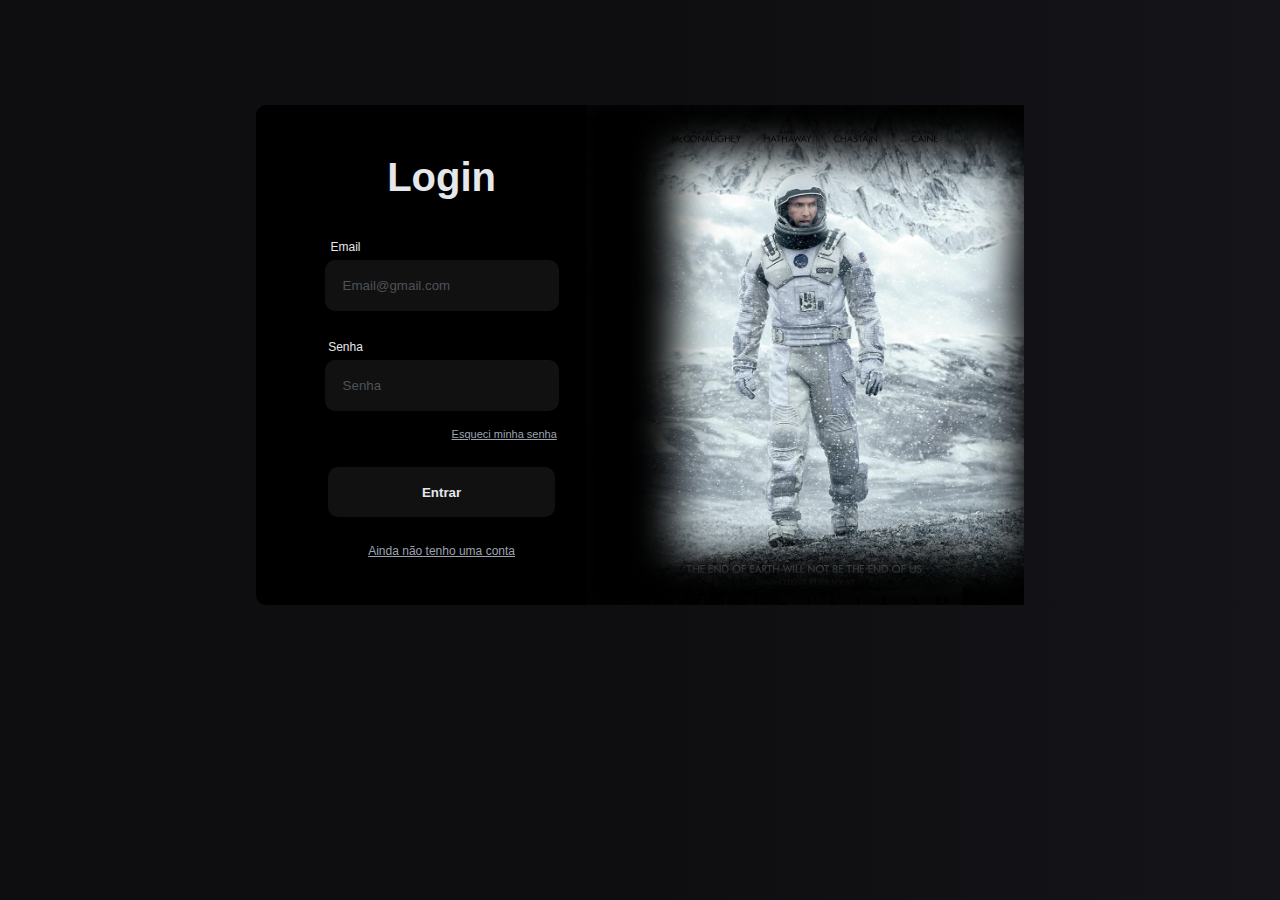
<file: index.html>
<!DOCTYPE html>
<html lang="en">
    <head>
        <meta charset="UTF-8">
        <meta name="viewport" content="width=device-width, initial-scale=1.0">
        <link rel="stylesheet" href="login/style.css">
        <title>Login</title>
    </head>
    <body>

        <main>

            <section>
                <h1>Login</h1>

                <div class="email">
                    <label for>Email</label>
                    <input type="text" id="email" placeholder="Email@gmail.com">
                </div>

                <div class="senha">
                    <label for>Senha</label>
                    <input type="password" id="senha"
                        placeholder="Senha">
                </div>

                <a href class="esquecisenha">Esqueci minha senha</a>

                <a href="TabeladeFilmes/homeFilmes.html"><button><b>Entrar</b></button></a>

                <a href class="semconta">Ainda não tenho uma conta</a>

            </section>

            <div class="imagem">
                
            </div>
        </main>

    </body>
</html>
</file>
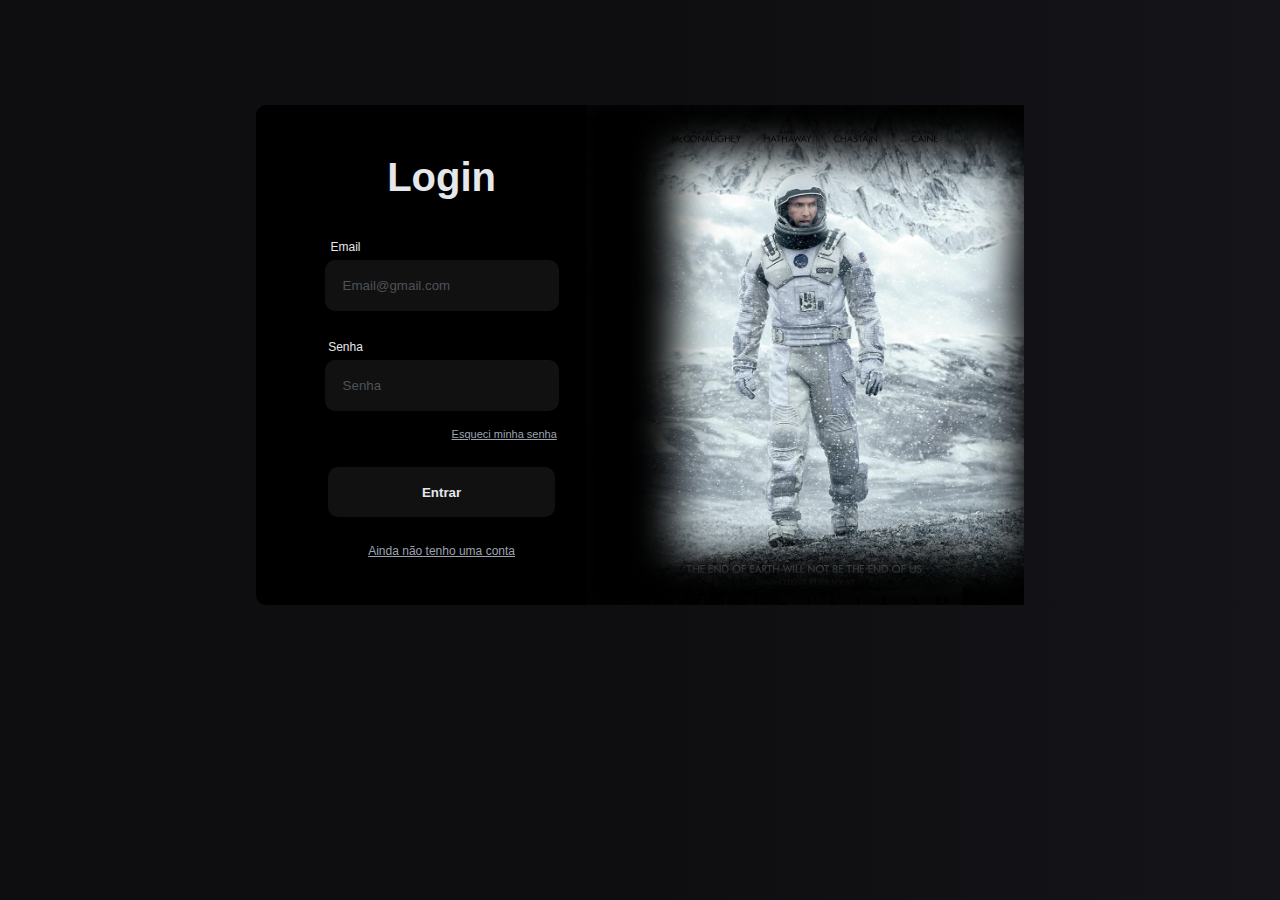
<file: login/login.html>
<!DOCTYPE html>
<html lang="en">
    <head>
        <meta charset="UTF-8">
        <meta name="viewport" content="width=device-width, initial-scale=1.0">
        <link rel="stylesheet" href="style.css">
        <title>Login</title>
    </head>
    <body>

        <main>

            <section>
                <h1>Login</h1>

                <div class="email">
                    <label for>Email</label>
                    <input type="text" id="email" placeholder="Email@gmail.com">
                </div>

                <div class="senha">
                    <label for>Senha</label>
                    <input type="password" id="senha"
                        placeholder="Senha">
                </div>

                <a href class="esquecisenha">Esqueci minha senha</a>

                <a href="/Tabela de Filmes/homeFilmes.html"><button><b>Entrar</b></button></a>

                <a href class="semconta">Ainda não tenho uma conta</a>

            </section>

            <div class="imagem">
                
            </div>
        </main>

    </body>
</html>
</file>
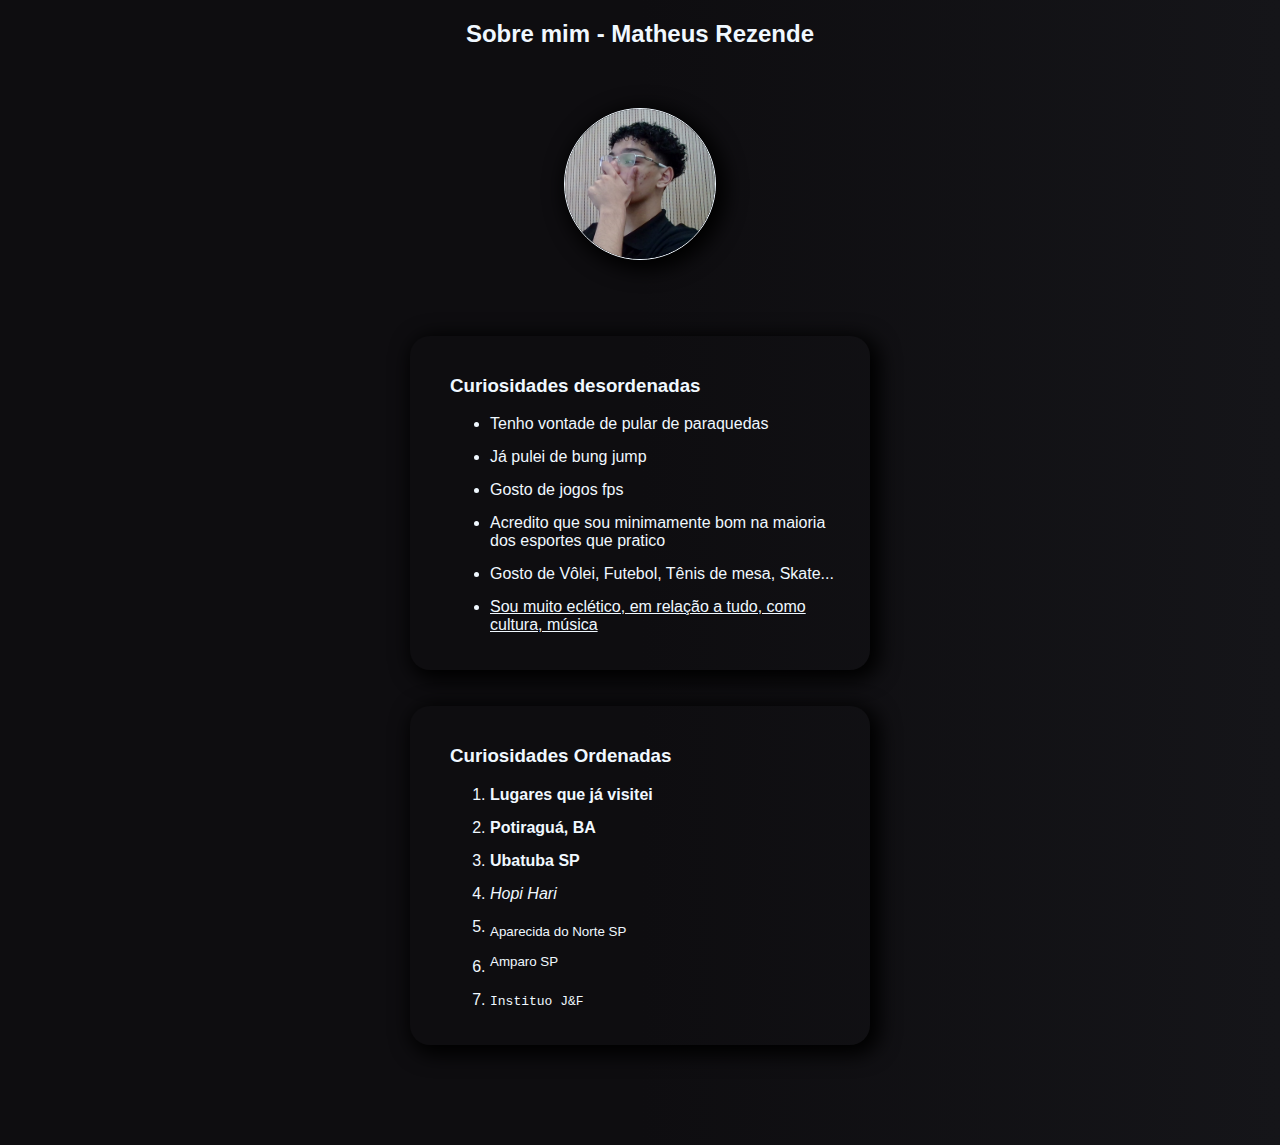
<file: ProjetoTesteCarlos/sobreMim.html>
<!DOCTYPE html>
<html lang="en">
    <head>
        <meta charset="UTF-8">
        <meta name="viewport" content="width=device-width, initial-scale=1.0">
        <link rel="stylesheet" href="style.css">
        <link rel="shortcut icon" href="./Imagens/jogar.png"
            type="image/x-icon">
        <title>Sobre mim</title>
    </head>
    <body>
        <h2>Sobre mim - Matheus Rezende</h2>

        <section>
            <img src="img/Vaiessamesmo.jpg">
            <br>
            <br>

            <div id="lista">
                <h3>Curiosidades desordenadas</h3>
                <ul>
                    <li>
                        Tenho vontade de pular de paraquedas
                    </li>
                    <li>Já pulei de bung jump</li>
                    <li>Gosto de jogos fps</li>
                    <li>Acredito que sou minimamente bom na maioria dos esportes que
                        pratico</li>
                    <li>Gosto de Vôlei, Futebol, Tênis de mesa, Skate...</li>
                    <li><u>Sou muito eclético, em relação a tudo, como
                            cultura, música</u></li>
                </ul>
            </div>

            <br>
            <br>

            <div id="lista">
                <h3>Curiosidades Ordenadas</h3>
                <ol>
                    <li><strong>Lugares que já visitei</strong></li>
                    <li><strong>Potiraguá, BA</strong></li>
                    <li><b>Ubatuba SP</b></li>
                    <li><i>Hopi Hari</i></li>
                    <li><sub>Aparecida do Norte SP</sub></li>
                    <li><sup>Amparo SP</sup></li>
                    <li><code>Instituo J&F</code></li>
                </ol>
            </div>

        </section>

    </body>
</html>
</file>
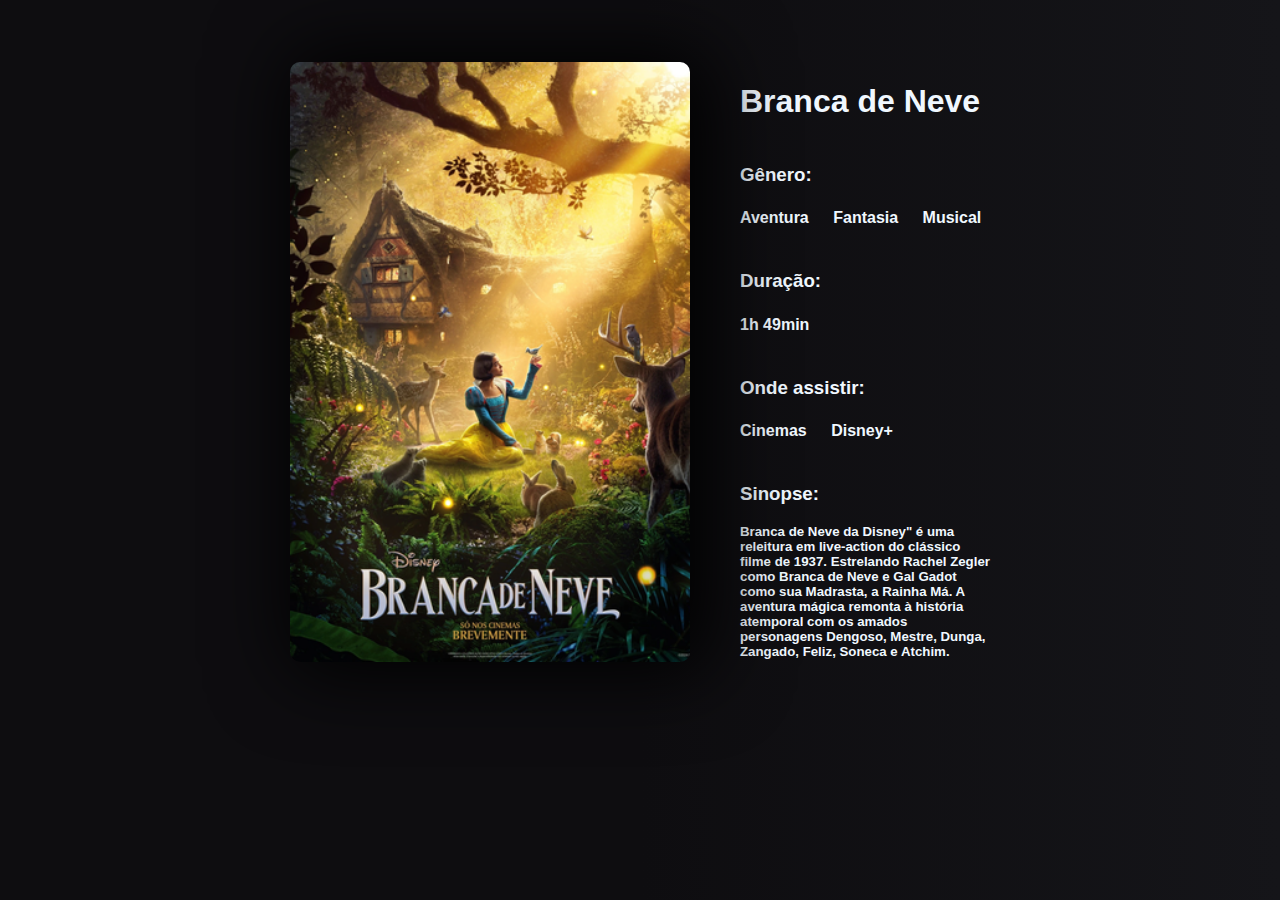
<file: Tabela de Filmes/branca.html>
<!DOCTYPE html>
<html lang="en">
    <head>
        <meta charset="UTF-8">
        <meta name="viewport" content="width=device-width, initial-scale=1.0">
        <link rel="stylesheet" href="style.css">
        <link rel="shortcut icon" href="./Imagens/jogar.png"
            type="image/x-icon">
        <title>Branca de Neve</title>
    </head>
    <body>

        <article>

            <div id="divimg">

                <a href="https://www.imdb.com/pt/title/tt6208148/"
                    target="_blank">

                    <img id="imgd"
                        src="./Imagens/./posterbranca.jpg" alt="Branca de Neve"
                        width="400px" height="600px">

                </a>

                <a href="https://www.imdb.com/pt/title/tt6208148/"
                    target="_blank">

                    <img id="imdb" src="./Imagens/imdb-icon.png"
                        alt="Imdb">

                </a>

            </div>

            <div id="descricao">
                <h1>Branca de Neve</h1>

                <h3>Gênero: <h4 id="espaco">Aventura Fantasia Musical</h4></h3>

                <h3>Duração: <h4>1h 49min</h4></h3>

                <h3>Onde assistir: <h4 id="espaco">Cinemas Disney+</h4> </h3>

                <h3>Sinopse: <h5>Branca de Neve da Disney" é uma releitura em
                        live-action do clássico filme de 1937. Estrelando Rachel
                        Zegler como Branca de Neve e Gal Gadot como sua
                        Madrasta, a Rainha Má. A aventura mágica remonta à
                        história atemporal com os amados personagens Dengoso,
                        Mestre, Dunga, Zangado, Feliz, Soneca e
                        Atchim.</h5></h3>

            </div>

        </article>

    </body>
</html>
</file>
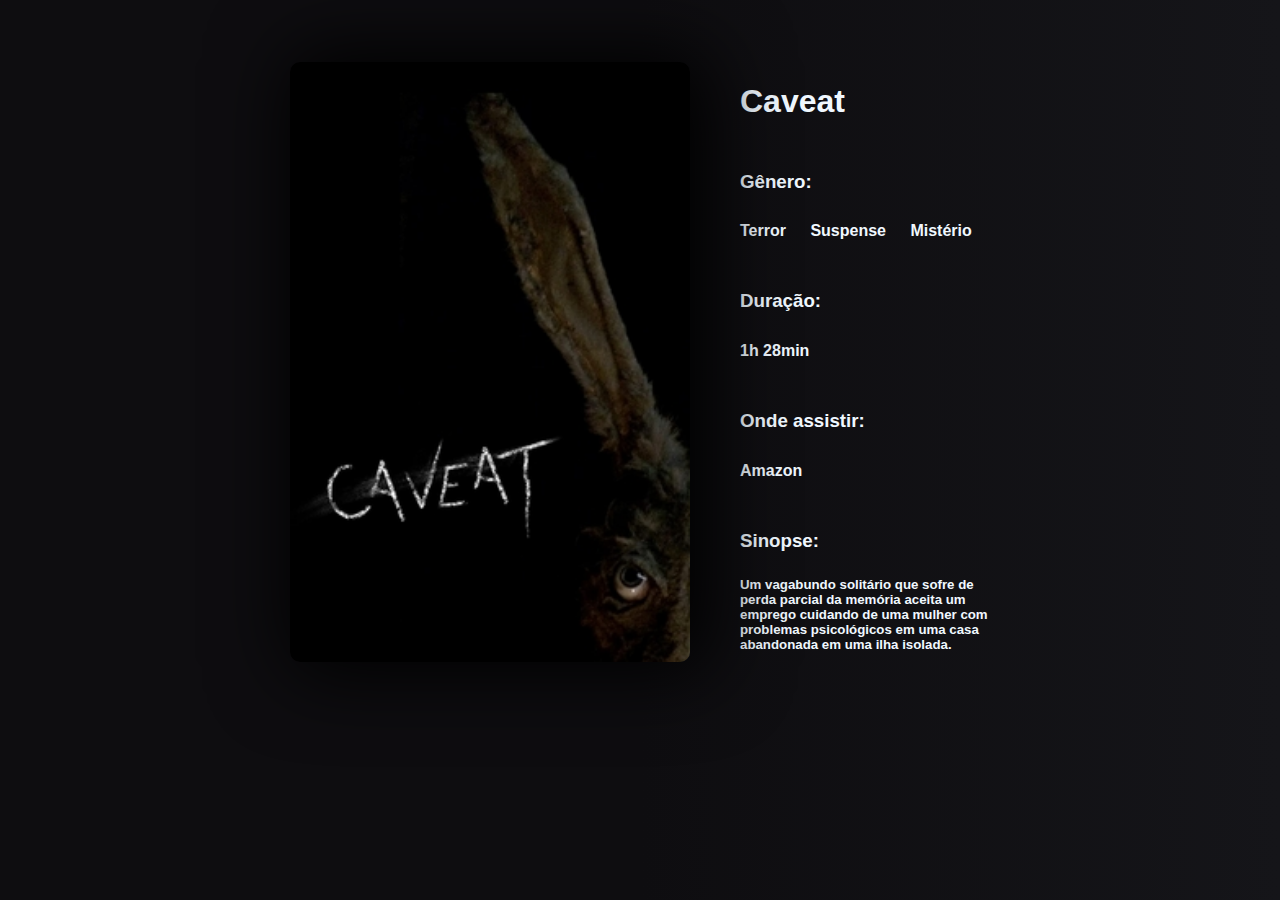
<file: Tabela de Filmes/caveat.html>
<!DOCTYPE html>
<html lang="en">
    <head>
        <meta charset="UTF-8">
        <meta name="viewport" content="width=device-width, initial-scale=1.0">
        <link rel="stylesheet" href="style.css">
        <link rel="shortcut icon" href="./Imagens/jogar.png"
            type="image/x-icon">
        <title>Caveat</title>
    </head>
    <body>

        <article>

            <div id="divimg">

                <a href="https://www.imdb.com/pt/title/tt7917178/"
                    target="_blank">

                    <img id="imgd"
                        src="./Imagens/./postercaveat.jpg" alt="Caveat"
                        width="400px" height="600px">
                </a>

                <a href="https://www.imdb.com/pt/title/tt7917178/"
                    target="_blank">

                    <img id="imdb" src="./Imagens/imdb-icon.png"
                        alt="Imdb">
                </a>

            </div>

            <div id="descricao">
                <h1>Caveat</h1>

                <h3>Gênero: <h4 id="espaco">Terror Suspense Mistério</h4></h3>

                <h3>Duração: <h4>1h 28min</h4></h3>

                <h3>Onde assistir: <h4 id="espaco">Amazon </h4> </h3>

                <h3>Sinopse: <h5>Um vagabundo solitário que sofre de perda
                        parcial da memória aceita um emprego cuidando de uma
                        mulher com problemas psicológicos em uma casa abandonada
                        em uma ilha isolada.</h5></h3>

            </div>

        </article>

    </body>
</html>
</file>
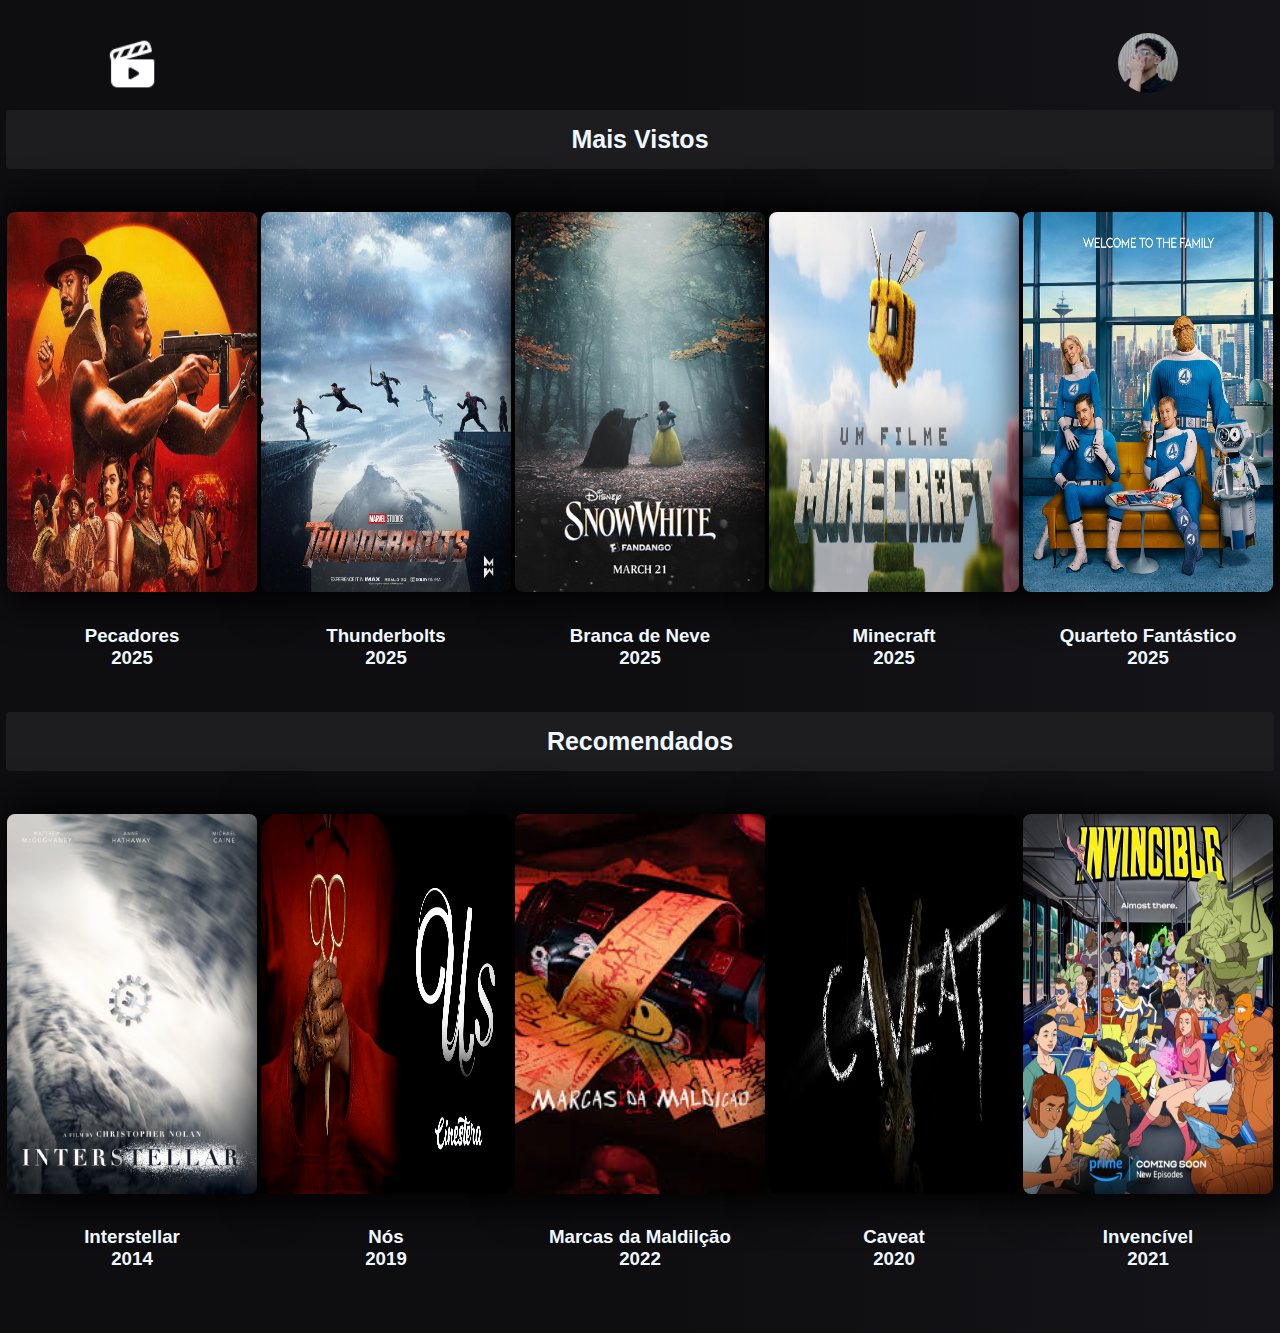
<file: Tabela de Filmes/homeFilmes.html>
<!DOCTYPE html>
<html lang="en">
    <head>
        <meta charset="UTF-8">
        <meta name="viewport" content="width=device-width, initial-scale=1.0">
        <link rel="stylesheet" href="style.css">
        <link rel="shortcut icon" href="./Imagens/jogar.png"
            type="image/x-icon">

        <title>RezendeFlix</title>
    </head>
    <body>

        <section>

            <table border="0" width="95%">

                <tr>
                    <td>
                        <img id="icone"
                            src="./Imagens/icons8-clapperboard-48.png"
                            width="56px" style="margin-top: 2px;">
                    </td>
                    <td></td>
                    <td></td>
                    <td></td>
                    <td><a href="/ProjetoTesteCarlos/sobreMim.html"><img src="Imagens/Vaiessamesmo.jpg" alt="" id="imagemLogin"></a></td>
                </tr>

                <tr>
                    <th colspan="5">
                        Mais Vistos
                    </th>

                </tr>

                <tr>

                    <td>

                        <a href="./pecadore.html">

                            <img id="imgmain"
                                src="./Imagens/pecadores.jpg" width="250px"
                                height="190px" alt="Pecadores">
                        </a>

                        <h3>Pecadores <br> 2025</h3>

                    </td>

                    <td>
                        <a href="./thunder.html">

                            <img id="imgmain"
                                src="./Imagens/thunderbolts.webp" width="250px"
                                height="190px" alt="Thunderbolts">
                        </a>

                        <h3>Thunderbolts <br> 2025</h3>

                    </td>

                    <td>

                        <a href="./branca.html">

                            <img id="imgmain"
                                src="./Imagens/brancadeneve.jpg" width="250px"
                                height="190px" alt="Branca de Neve">
                        </a>

                        <h3>Branca de Neve <br> 2025</h3>

                    </td>

                    <td>

                        <a href="./mine.html">
                            
                            <img id="imgmain"
                                src="./Imagens/minecraft.jpg" width="250px"
                                height="190px" alt="Minecraft">
                        </a>

                        <h3>Minecraft <br> 2025</h3>

                    </td>

                    <td>

                        <a href="./quart.html">

                            <img id="imgmain"
                                src="./Imagens/quarteto.png" width="250px"
                                height="190px" alt="Quarteto Fantástico">
                        </a>

                        <h3>Quarteto Fantástico <br> 2025</h3>

                    </td>

                </tr>

                <tr>
                    <th colspan="5">
                        Recomendados
                    </th>

                </tr>

                <tr>
                    <td>
                        <a href="./interes.html">

                            <img id="imgmain"
                                src="./Imagens/interstellar.jpg" width="250px"
                                height="190px" alt="Interstellar">
                        </a>

                        <h3>Interstellar <br> 2014</h3>

                    </td>

                    <td>
                        <a href="./nos.html">

                            <img id="imgmain"
                                src="./Imagens/nos.webp" width="250px"
                                height="190px" alt="Nós">
                        </a>

                        <h3>Nós <br> 2019</h3>

                    </td>

                    <td>
                        <a href="./marcas.html">

                            <img id="imgmain"
                                src="./Imagens/marcar.jpg" width="250px"
                                height="190px" alt="Marcas da Maldilção">
                        </a>

                        <h3>Marcas da Maldilção <br> 2022</h3>

                    </td>

                    <td>
                        <a href="./caveat.html">

                            <img id="imgmain"
                                src="./Imagens/caveat.webp" width="250px"
                                height="190px" alt="Caveat">
                        </a>

                        <h3>Caveat <br> 2020</h3>

                    </td>

                    <td>
                        <a href="./inven.html">

                            <img id="imgmain"
                                src="./Imagens/invencivel.jpg" width="250px"
                                height="190px" alt="Invencível">

                        </a>

                        <h3>Invencível <br> 2021</h3>

                    </td>
                </tr>
            </table>

        </section>

    </body>
</html>
</file>
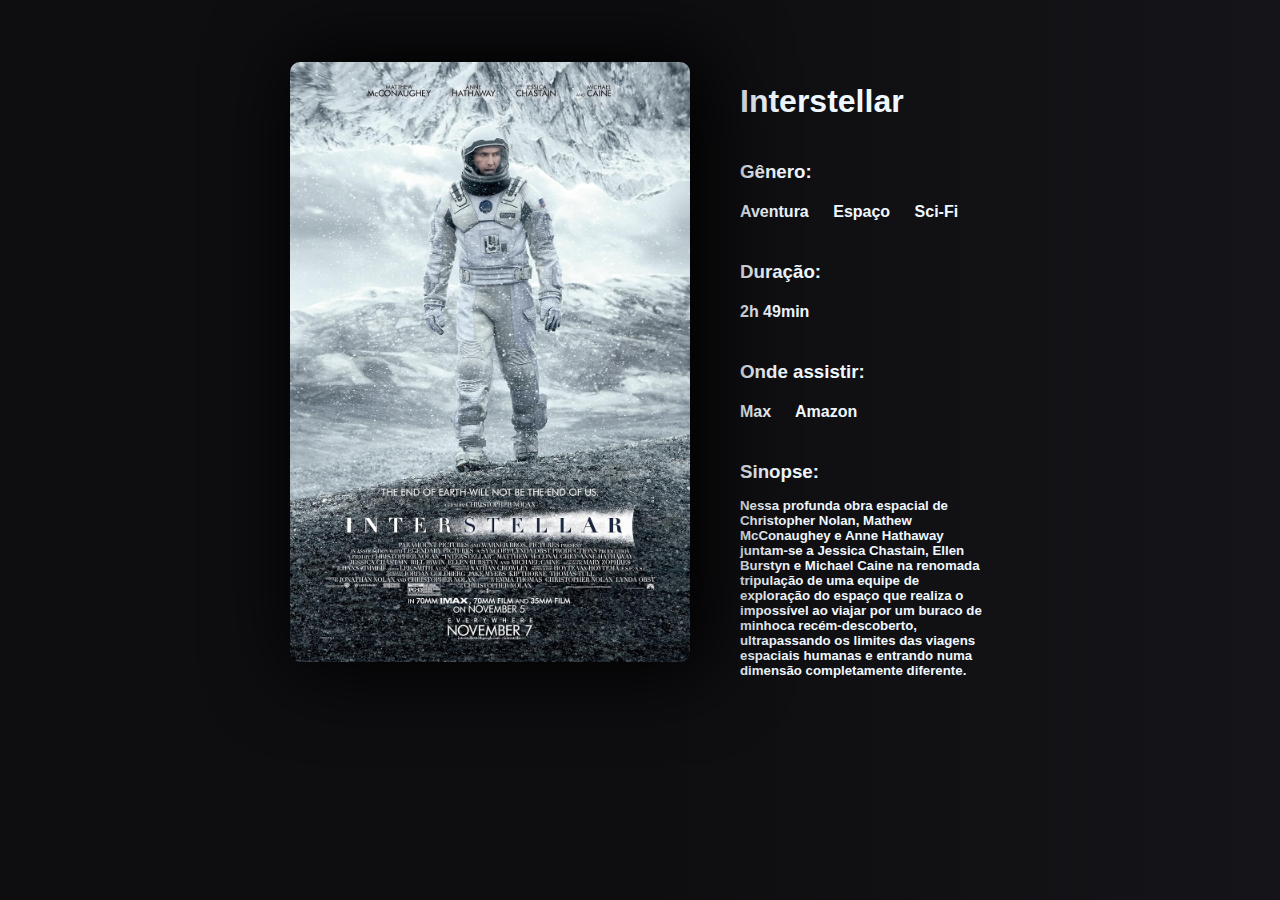
<file: Tabela de Filmes/interes.html>
<!DOCTYPE html>
<html lang="en">
    <head>
        <meta charset="UTF-8">
        <meta name="viewport" content="width=device-width, initial-scale=1.0">
        <link rel="stylesheet" href="style.css">
        <link rel="shortcut icon" href="./Imagens/jogar.png"
            type="image/x-icon">
        <title>Interstellar</title>
    </head>
    <body>

        <article>

            <div id="divimg">

                <a href="https://www.imdb.com/pt/title/tt0816692/?ref_=fn_all_ttl_1"
                    target="_blank">

                    <img id="imgd"
                        src="./Imagens/./posterinters.jpg" alt="Interstellar"
                        width="400px" height="600px">
                </a>

                <a href="https://www.imdb.com/pt/title/tt0816692/?ref_=
                    fn_all_ttl_1"
                    target="_blank">

                    <img id="imdb" src="./Imagens/imdb-icon.png"
                        alt="Imdb">
                </a>

            </div>

            <div id="descricao">
                <h1>Interstellar</h1>

                <h3>Gênero: <h4 id="espaco">Aventura Espaço Sci-Fi</h4></h3>

                <h3>Duração: <h4>2h 49min</h4></h3>

                <h3>Onde assistir: <h4 id="espaco">Max Amazon</h4> </h3>

                <h3>Sinopse: <h5>Nessa profunda obra espacial de Christopher
                        Nolan, Mathew McConaughey e Anne Hathaway juntam-se a
                        Jessica Chastain, Ellen Burstyn e Michael Caine na
                        renomada tripulação de uma equipe de exploração do
                        espaço que realiza o impossível ao viajar por um buraco
                        de minhoca recém-descoberto, ultrapassando os limites
                        das viagens espaciais humanas e entrando numa dimensão
                        completamente diferente.</h5></h3>

            </div>

        </article>

    </body>
</html>
</file>
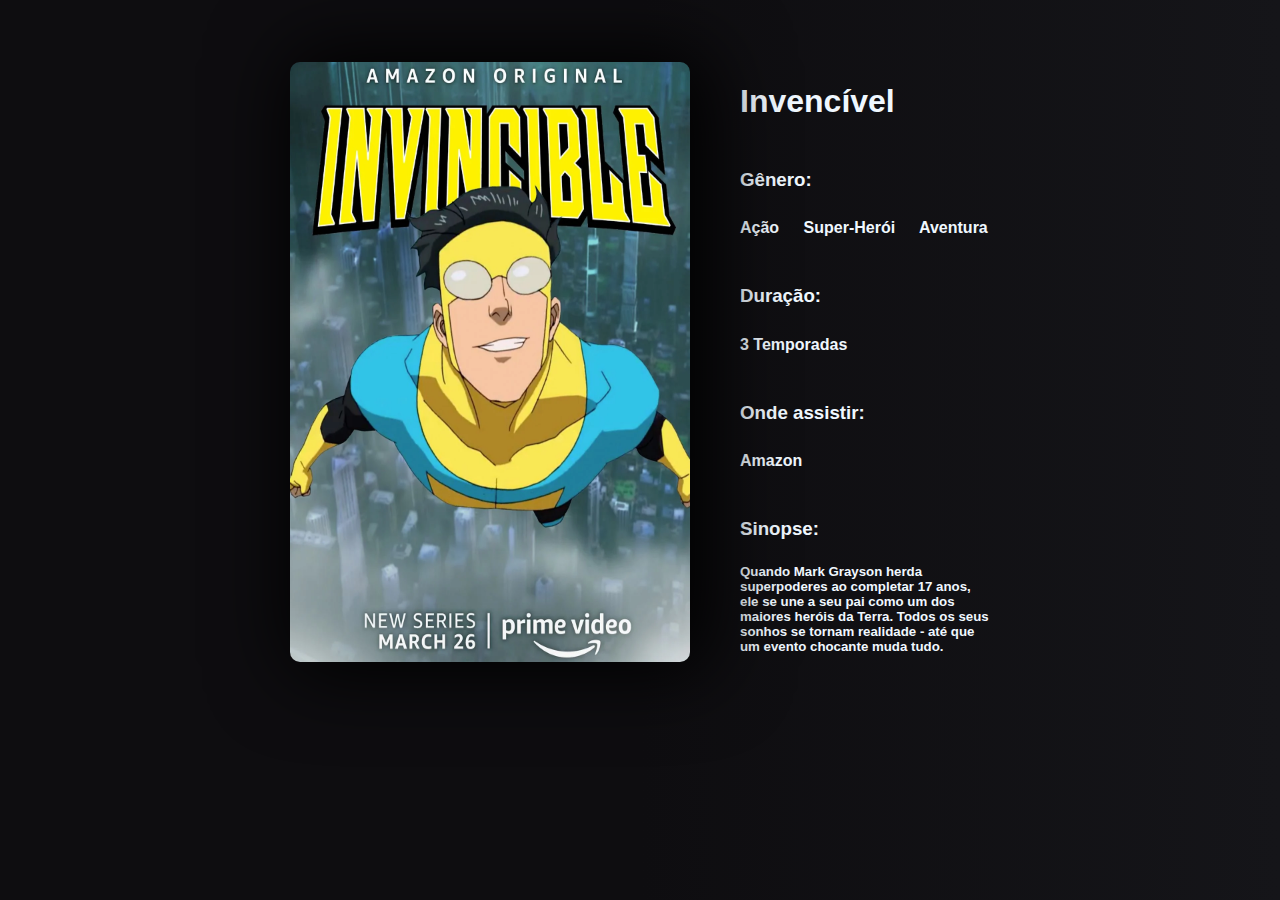
<file: Tabela de Filmes/inven.html>
<!DOCTYPE html>
<html lang="en">
    <head>
        <meta charset="UTF-8">
        <meta name="viewport" content="width=device-width, initial-scale=1.0">
        <link rel="stylesheet" href="style.css">
        <link rel="shortcut icon" href="./Imagens/jogar.png"
            type="image/x-icon">
        <title>Invencível</title>
    </head>
    <body>

        <article>

            <div id="divimg">

                <a href="https://www.imdb.com/pt/title/tt6741278/"
                    target="_blank">

                    <img id="imgd"
                        src="./Imagens/./posterinvencivel.jpg" alt="Invencível"
                        width="400px" height="600px">
                </a>

                <a href="https://www.imdb.com/pt/title/tt6741278/"
                    target="_blank">

                    <img id="imdb" src="./Imagens/imdb-icon.png"
                        alt="Imdb">
                </a>

            </div>

            <div id="descricao">
                <h1>Invencível</h1>

                <h3>Gênero: <h4 id="espaco">Ação Super-Herói Aventura</h4></h3>

                <h3>Duração: <h4>3 Temporadas</h4></h3>

                <h3>Onde assistir: <h4 id="espaco">Amazon </h4> </h3>

                <h3>Sinopse: <h5>Quando Mark Grayson herda superpoderes ao
                        completar 17 anos, ele se une a seu pai como um dos
                        maiores heróis da Terra. Todos os seus sonhos se tornam
                        realidade - até que um evento chocante muda
                        tudo.</h5></h3>

            </div>

        </article>

    </body>
</html>
</file>
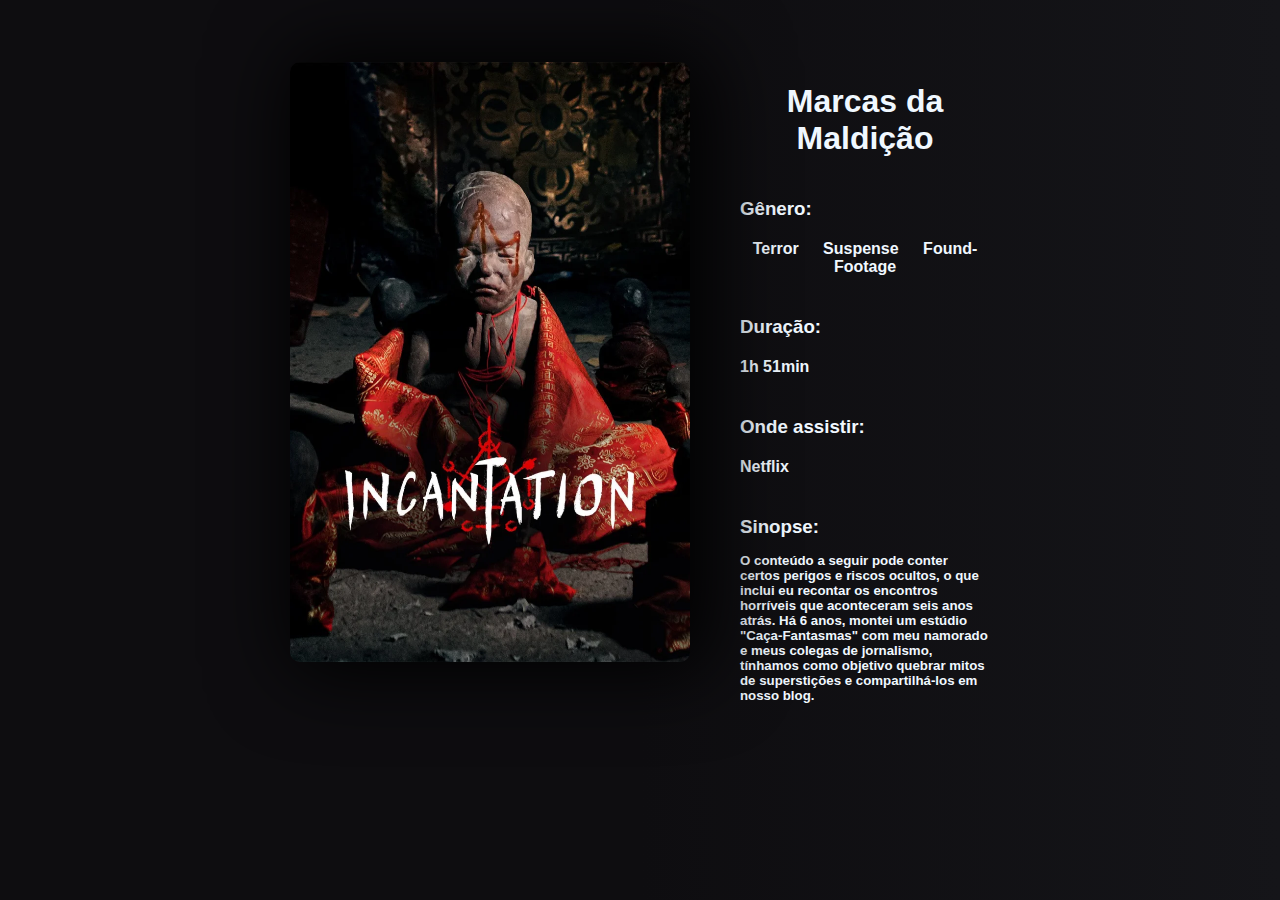
<file: Tabela de Filmes/marcas.html>
<!DOCTYPE html>
<html lang="en">
    <head>
        <meta charset="UTF-8">
        <meta name="viewport" content="width=device-width, initial-scale=1.0">
        <link rel="stylesheet" href="style.css">
        <link rel="shortcut icon" href="./Imagens/jogar.png"
            type="image/x-icon">
        <title>Thunderbolts</title>
    </head>
    <body>

        <article>

            <div id="divimg">

                <a href="https://www.imdb.com/pt/title/tt18968540/" target="_blank">

                    <img id="imgd"
                        src="./Imagens/./postermarcas.jpg"
                        alt="Marcas da Maldilção" width="400px"
                        height="600px">
                </a>

                <a href="https://www.imdb.com/pt/title/tt18968540/" target="_blank">

                    <img id="imdb"
                        src="./Imagens/imdb-icon.png" alt="Imdb">
                </a>

            </div>

            <div id="descricao">
                <h1>Marcas da Maldição</h1>

                <h3>Gênero: <h4 id="espaco">Terror Suspense
                        Found-Footage</h4></h3>

                <h3>Duração: <h4>1h 51min</h4></h3>

                <h3>Onde assistir: <h4 id="espaco">Netflix </h4> </h3>

                <h3>Sinopse: <h5>O conteúdo a seguir pode conter certos perigos
                        e riscos ocultos, o que inclui eu recontar os encontros
                        horríveis que aconteceram seis anos atrás. Há 6 anos,
                        montei um estúdio "Caça-Fantasmas" com meu namorado e
                        meus colegas de jornalismo, tínhamos como objetivo
                        quebrar mitos de superstições e compartilhá-los em nosso
                        blog.</h5></h3>

            </div>

        </article>

    </body>
</html>
</file>
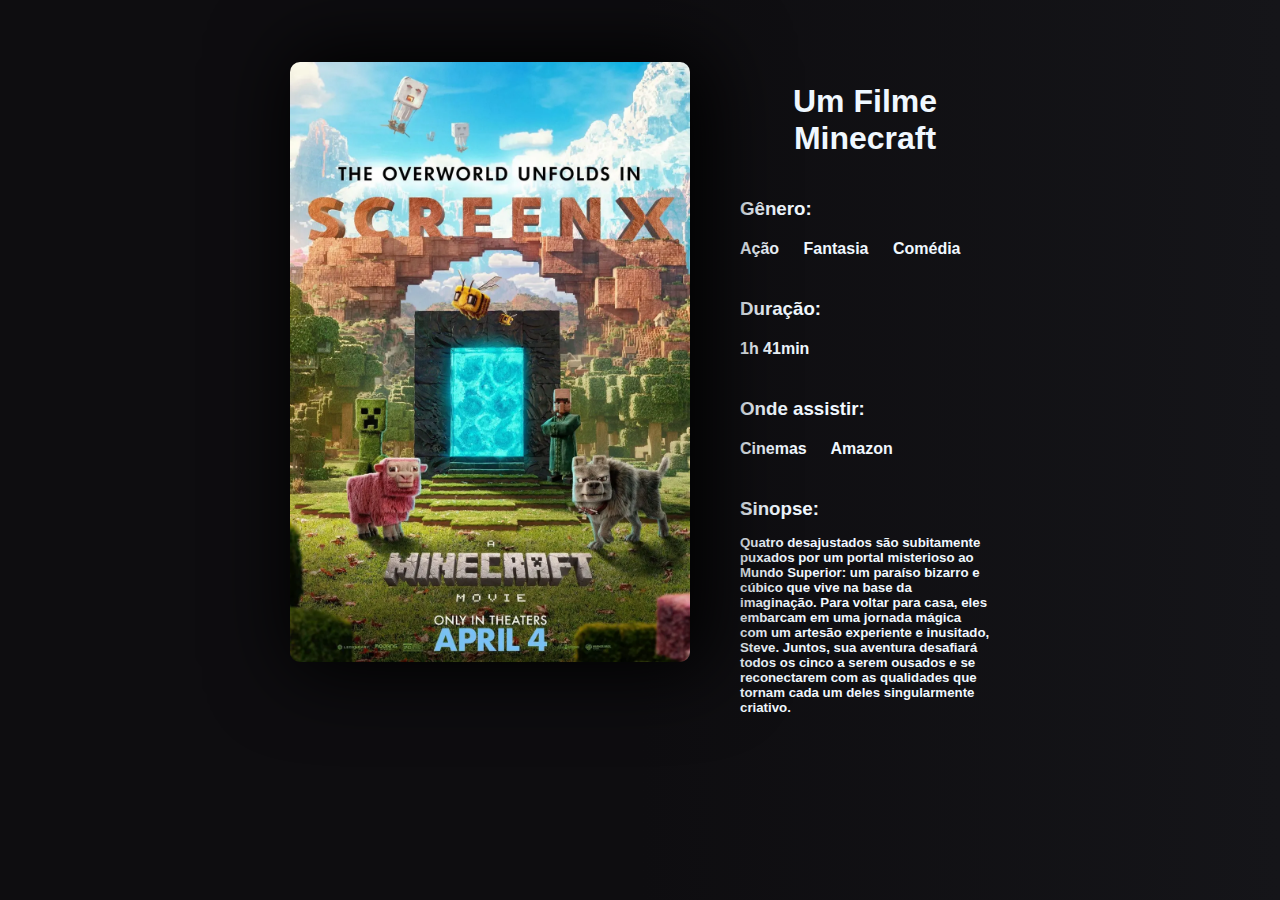
<file: Tabela de Filmes/mine.html>
<!DOCTYPE html>
<html lang="en">
    <head>
        <meta charset="UTF-8">
        <meta name="viewport" content="width=device-width, initial-scale=1.0">
        <link rel="stylesheet" href="style.css">
        <link rel="shortcut icon" href="./Imagens/jogar.png"
            type="image/x-icon">
        <title>Um Filme Minecraft</title>
    </head>
    <body>

        <article>

            <div id="divimg">

                <a
                    href="https://www.imdb.com/pt/title/tt3566834/?ref_=nv_sr_srsg_2_tt_6_nm_2_in_0_q_mine"
                    target="_blank">

                    <img id="imgd"
                        src="./Imagens/./posterminecraft.jpg"
                        alt="Um Filme Minecraft" width="400px"
                        height="600px">
                </a>

                <a
                    href="https://www.imdb.com/pt/title/tt3566834/?ref_=nv_sr_srsg_2_tt_6_nm_2_in_0_q_mine"
                    target="_blank">

                    <img id="imdb" src="./Imagens/imdb-icon.png"
                        alt="Imdb">
                </a>

            </div>

            <div id="descricao">
                <h1>Um Filme Minecraft</h1>

                <h3>Gênero: <h4 id="espaco">Ação Fantasia Comédia</h4></h3>

                <h3>Duração: <h4>1h 41min</h4></h3>

                <h3>Onde assistir: <h4 id="espaco">Cinemas Amazon</h4> </h3>

                <h3>Sinopse: <h5>Quatro desajustados são subitamente puxados por
                        um portal misterioso ao Mundo Superior: um paraíso
                        bizarro e cúbico que vive na base da imaginação. Para
                        voltar para casa, eles embarcam em uma jornada mágica
                        com um artesão experiente e inusitado, Steve. Juntos,
                        sua aventura desafiará todos os cinco a serem ousados e
                        se reconectarem com as qualidades que tornam cada um
                        deles singularmente criativo.</h5></h3>

            </div>

        </article>

    </body>
</html>
</file>
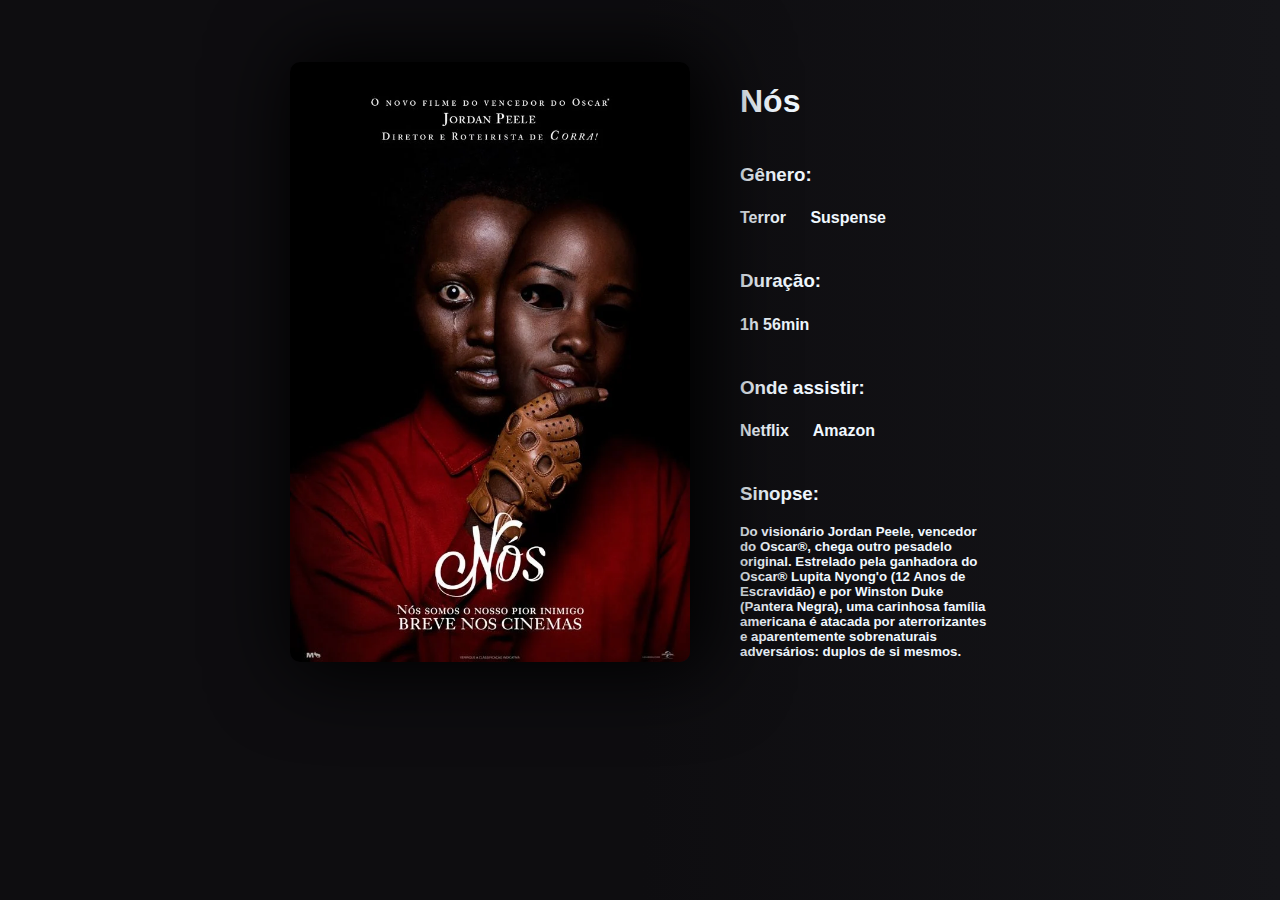
<file: Tabela de Filmes/nos.html>
<!DOCTYPE html>
<html lang="en">
    <head>
        <meta charset="UTF-8">
        <meta name="viewport" content="width=device-width, initial-scale=1.0">
        <link rel="stylesheet" href="style.css">
        <link rel="shortcut icon" href="./Imagens/jogar.png"
            type="image/x-icon">
        <title>Nós</title>
    </head>
    <body>

        <article>

            <div id="divimg">

                <a href="https://www.imdb.com/pt/title/tt6857112/?ref_=fn_all_ttl_2"
                    target="_blank">

                    <img id="imgd"
                        src="./Imagens/./posternos.jpg" alt="Nós" width="400px"
                        height="600px">
                </a>

                <a href="https://www.imdb.com/pt/title/tt6857112/?ref_=fn_all_ttl_2"
                    target="_blank">

                    <img id="imdb" src="./Imagens/imdb-icon.png"
                        alt="Imdb">
                </a>

            </div>

            <div id="descricao">
                <h1>Nós</h1>

                <h3>Gênero: <h4 id="espaco">Terror Suspense</h4></h3>

                <h3>Duração: <h4>1h 56min</h4></h3>

                <h3>Onde assistir: <h4 id="espaco">Netflix Amazon</h4> </h3>

                <h3>Sinopse: <h5>Do visionário Jordan Peele, vencedor do Oscar®,
                        chega outro pesadelo original. Estrelado pela ganhadora
                        do Oscar® Lupita Nyong'o (12 Anos de Escravidão) e por
                        Winston Duke (Pantera Negra), uma carinhosa família
                        americana é atacada por aterrorizantes e aparentemente
                        sobrenaturais adversários: duplos de si
                        mesmos.</h5></h3>

            </div>

        </article>

    </body>
</html>
</file>
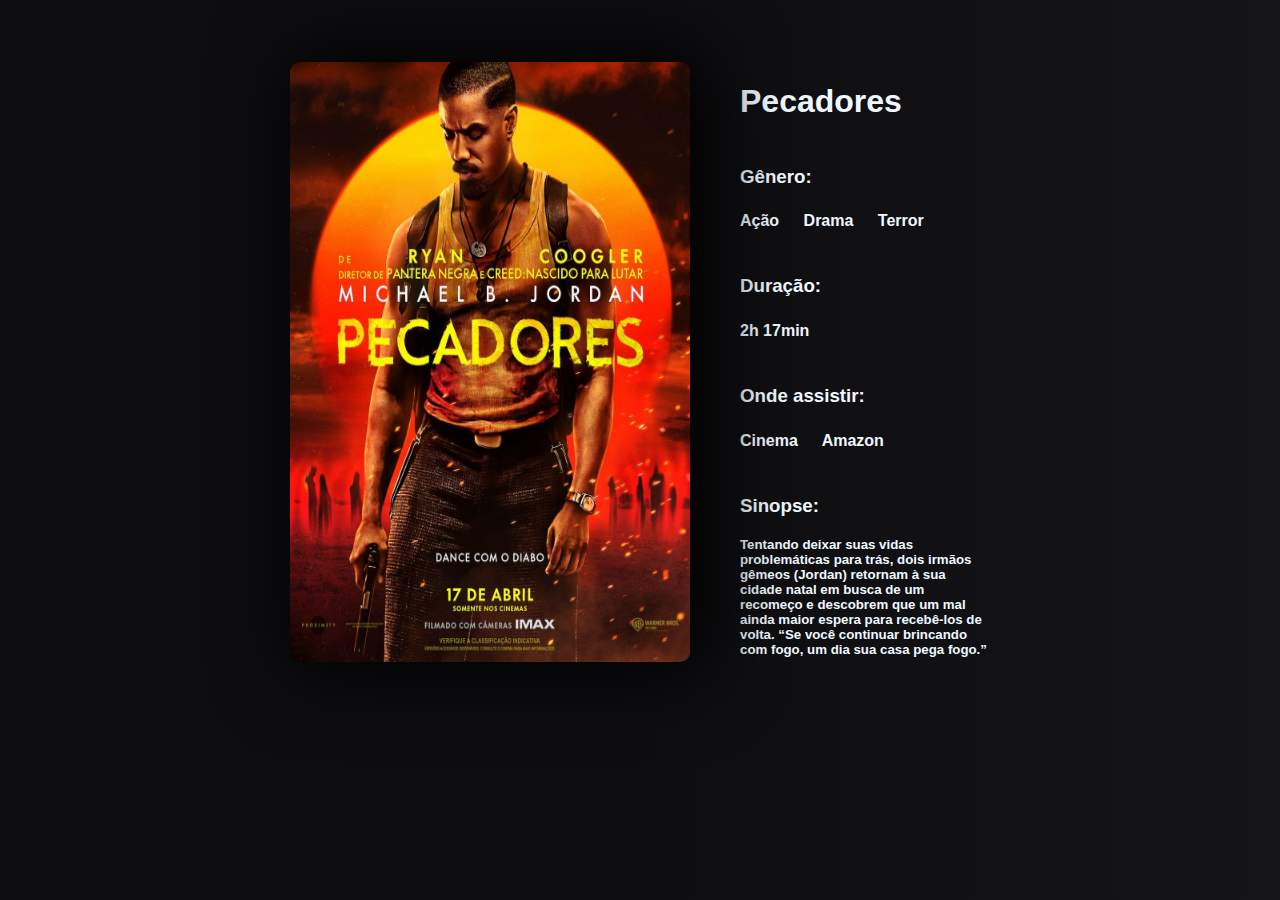
<file: Tabela de Filmes/pecadore.html>
<!DOCTYPE html>
<html lang="en">
    <head>
        <meta charset="UTF-8">
        <meta name="viewport" content="width=device-width, initial-scale=1.0">
        <link rel="stylesheet" href="style.css">
        <link rel="shortcut icon" href="./Imagens/jogar.png"
            type="image/x-icon">
        <title>Pecadores</title>
    </head>
    <body>

        <article>

            <div id="divimg">

                <a href="https://www.imdb.com/pt/title/tt31193180/?ref_=fn_all_ttl_1"
                    target="_blank">

                    <img id="imgd"
                        src="./Imagens/posterpecadores.jpg" alt="Pecadores"
                        width="400px" height="600px">

                </a>

                <a href="https://www.imdb.com/pt/title/tt31193180/?ref_=fn_all_ttl_1"
                    target="_blank">

                    <img id="imdb" src="./Imagens/imdb-icon.png"
                        alt="Pecadores">

                </a>

            </div>

            <div id="descricao">
                <h1>Pecadores</h1>

                <h3>Gênero: <h4 id="espaco">Ação Drama Terror</h4></h3>

                <h3>Duração: <h4>2h 17min</h4></h3>

                <h3>Onde assistir: <h4 id="espaco">Cinema Amazon</h4> </h3>

                <h3>Sinopse: <h5>Tentando deixar suas vidas problemáticas para
                        trás, dois irmãos gêmeos (Jordan) retornam à sua cidade
                        natal em busca de um recomeço e descobrem que um mal
                        ainda maior espera para recebê-los de volta. “Se você
                        continuar brincando com fogo, um dia sua casa pega
                        fogo.”</h5></h3>

            </div>

        </article>

    </body>
</html>
</file>
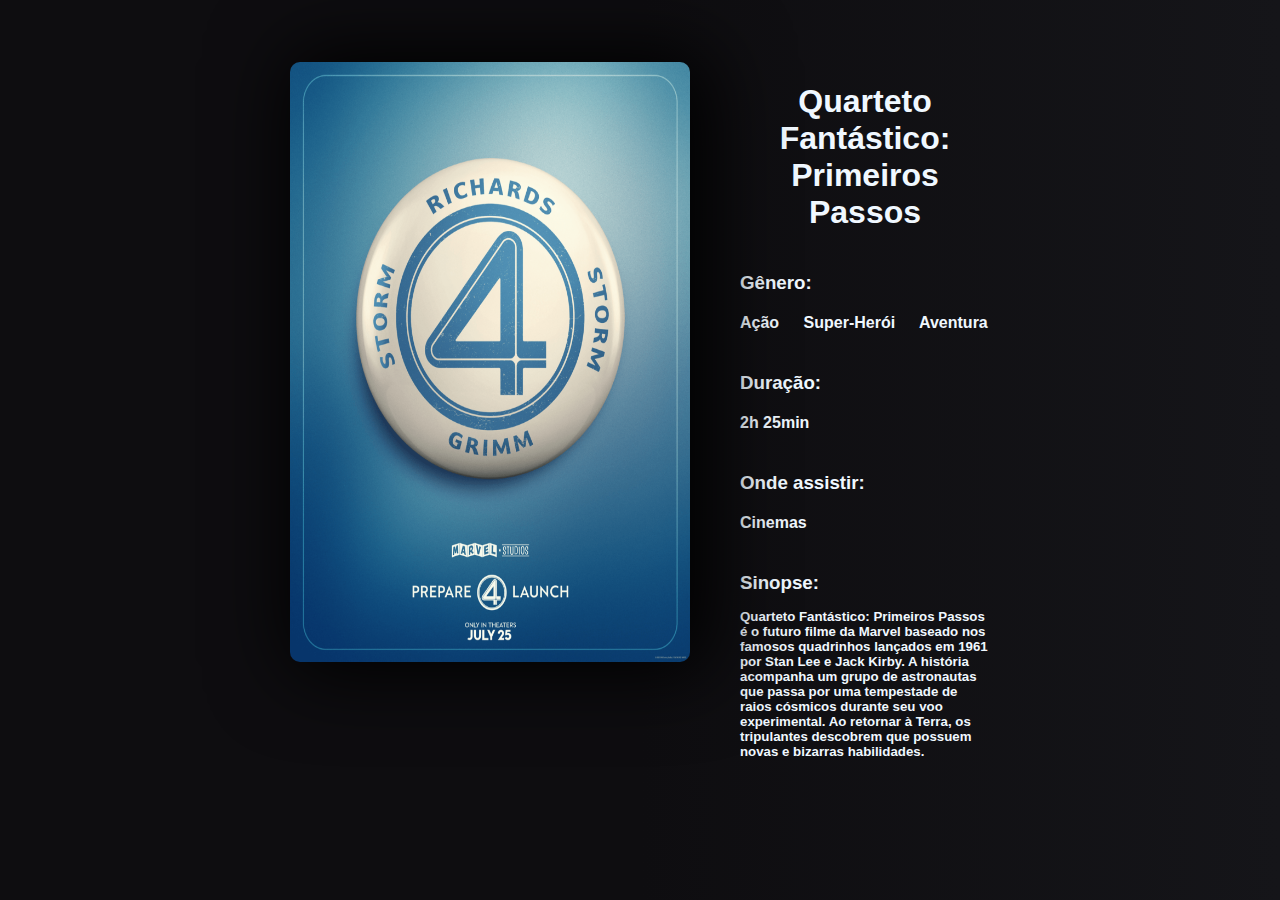
<file: Tabela de Filmes/quart.html>
<!DOCTYPE html>
<html lang="en">
    <head>
        <meta charset="UTF-8">
        <meta name="viewport" content="width=device-width, initial-scale=1.0">
        <link rel="stylesheet" href="style.css">
        <link rel="shortcut icon" href="./Imagens/jogar.png"
            type="image/x-icon">
        <title>Quarteto Fantástico</title>
    </head>
    <body>

        <article>

            <div id="divimg">

                <a href="https://www.imdb.com/pt/title/tt10676052/"
                    target="_blank">

                    <img id="imgd"
                        src="./Imagens/./posterquarteto.jpg"
                        alt="Quarteto Fantástico" width="400px"
                        height="600px">
                </a>

                <a href="https://www.imdb.com/pt/title/tt10676052/"
                    target="_blank">

                    <img id="imdb" src="./Imagens/imdb-icon.png"
                        alt="Imdb">
                </a>

            </div>

            <div id="descricao">
                <h1>Quarteto Fantástico: Primeiros Passos</h1>

                <h3>Gênero: <h4 id="espaco">Ação Super-Herói Aventura</h4></h3>

                <h3>Duração: <h4>2h 25min</h4></h3>

                <h3>Onde assistir: <h4 id="espaco">Cinemas </h4> </h3>

                <h3>Sinopse: <h5>Quarteto Fantástico: Primeiros Passos é o
                        futuro filme da Marvel baseado nos famosos quadrinhos
                        lançados em 1961 por Stan Lee e Jack Kirby. A história
                        acompanha um grupo de astronautas que passa por uma
                        tempestade de raios cósmicos durante seu voo
                        experimental. Ao retornar à Terra, os tripulantes
                        descobrem que possuem novas e bizarras habilidades.
                    </h5></h3>

            </div>

        </article>

    </body>
</html>
</file>
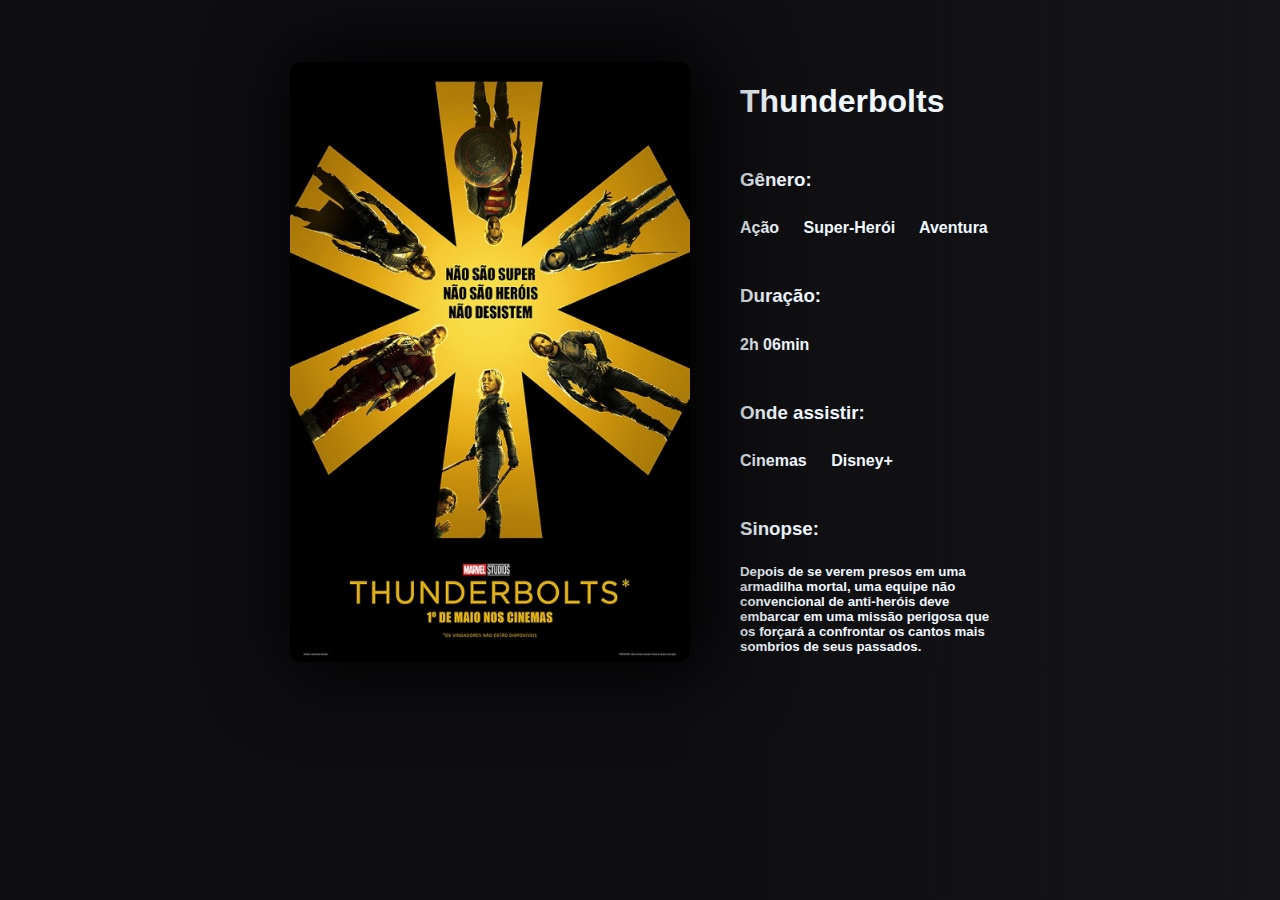
<file: Tabela de Filmes/thunder.html>
<!DOCTYPE html>
<html lang="en">
    <head>
        <meta charset="UTF-8">
        <meta name="viewport" content="width=device-width, initial-scale=1.0">
        <link rel="stylesheet" href="style.css">
        <link rel="shortcut icon" href="./Imagens/jogar.png"
            type="image/x-icon">
        <title>Thunderbolts</title>
    </head>
    <body>

        <article>

            <div id="divimg">
                
                <a href="https://www.imdb.com/pt/title/tt20969586/"
                    target="_blank">

                    <img id="imgd"
                        src="./Imagens/./posterthunder.jpg" alt="Thunderbolts"
                        width="400px" height="600px">

                </a>

                <a href="https://www.imdb.com/pt/title/tt20969586/"
                    target="_blank">

                    <img id="imdb" src="./Imagens/imdb-icon.png"
                        alt="Imdb">

                </a>

            </div>

            <div id="descricao">
                <h1>Thunderbolts</h1>

                <h3>Gênero: <h4 id="espaco">Ação Super-Herói Aventura</h4></h3>

                <h3>Duração: <h4>2h 06min</h4></h3>

                <h3>Onde assistir: <h4 id="espaco">Cinemas Disney+</h4> </h3>

                <h3>Sinopse: <h5>Depois de se verem presos em uma armadilha
                        mortal, uma equipe não convencional de anti-heróis deve
                        embarcar em uma missão perigosa que os forçará a
                        confrontar os cantos mais sombrios de seus
                        passados.</h5></h3>

            </div>

        </article>

    </body>
</html>
</file>
<file: login/style.css>
body {
    margin: 0;
    top: 0;
    padding: 0;
    background: linear-gradient(to right, #0E0D10,#0E0D10,#151519);
    font-family: Arial;
}

main {
    margin: 0 auto;
    background-color: black;
    width: 60%;
    border-radius: 10px;
    height: 500px;
    margin-top: 105px;
    display: flex;
}

section {
    margin: 0 auto;
    text-align: center;
    width: 40%;
    height: 500px;
    border-radius: 10px;
    margin-left: 40px;
    display: grid;
    grid-template-rows: 135px 100px;    
}

label{
    display: grid;
    margin-left: -66%;
    grid-template-rows: 20px;
    font-size: 12px;
    color: #E5E7EB;
}

input{
    margin: 0 auto;
    border-radius: 10px;
    border: 0;
    padding: 18px;
    width: 68%;
    background-color:#111112;
    color: #E5E7EB;
}

input:focus{
    box-shadow: 0px 0px 10px 2px rgb(13, 13, 92);
    border: 2px solid rgb(13, 13, 92);
    outline: none;
}

::placeholder{
    color: #4e5156;
}

h1 {
    margin-top: 50px;
    font-size: 40px;
    color: #E5E7EB;
}

button{
    margin: 0 auto;
    width: 78%;
    height: 50px;
    border-radius: 10px;
    border: none;
    margin-bottom: -10px, 15px;
    padding: 18px;
    color: #E5E7EB;
    background-color: #111112;
    cursor: pointer;
}

button:active{
    background-color: #0e0e0e;
    box-shadow: 0px 0px 10px 2px rgb(13, 13, 92);
    border: 1px solid rgb(13, 13, 92);
}

.esquecisenha{
    font-size: 11px;
    margin-left: 43%;
    margin-top: -10px;
    color: #9CA3AF;
}

.semconta{
    font-size: 12px;
    margin-bottom: 20px;
    color: #9CA3AF;
}

.imagem{
    width: 60%;
    height: 500px;
    background-image: url('/TabeladeFilmes/Imagens/posterinters.jpg');
    background-size: cover;
    background-position-x: center;
    box-shadow: inset 40px 0px 40px 50px black; 
}
</file>
<file: ProjetoTesteCarlos/style.css>
body{
    padding: 0;
    top: 0;
    margin: 0;
    text-align: center;
    background: linear-gradient(to right, #0E0D10,#0E0D10,#151519);
    color: aliceblue;
    font-family: Arial, Helvetica, sans-serif;
}

h2{
    text-align: center;
    
}

img{
    width: 150px;
    height: 150px;
    border-radius: 50%;
    object-fit: cover;
    object-position: 85%;
    margin-top: -40px;
    margin-bottom: 40px;
    border: 1px solid aliceblue;
    box-shadow: 5px 5px 20px 5px black;

}

section{
    display: flex;
    flex-direction: column;
    margin-top: 180px;
    align-items: center;
    margin: 100px;

}

#lista{
    text-align: left;
    align-items: center;
    width: 400px;
    box-shadow: 5px 5px 20px 5px black;
    padding: 20px;
    padding-left: 40px;
    border-radius: 20px;
}

li{
    margin-bottom: 15px;
}
</file>
<file: Tabela de Filmes/style.css>
body {
    margin: 0;
    padding: 0;
    top: 0;
    background: linear-gradient(to right, #0E0D10,#0E0D10,#151519);
    font-family: arial;

}

table {
    margin: 20px auto; 
    text-align:center;
    
}


th {
    padding: 15px;
    font-size: 25px;
    color: aliceblue;
    background-color: #1d1d1f;
    border-radius: 4px;
}


h3 {
    margin-bottom: 40px;
    color: aliceblue;
}


#imgmain {
    height: 380px;
    margin-bottom: 10px;
    margin-top: 40px;
    border-radius: 8px;
    box-shadow: 10px 0px 40px 10px black;
    transition-duration: 1s;
    cursor: pointer;
}


#imgmain:hover {
    transform: scale(1.1);
    transition-duration: 1s;
}


#icone{
    pointer-events: none;
    box-shadow: none;
}






/* Descrição */


article {
   margin: 0 auto;
   text-align: center;
   margin-top: 62px;
   display: flex;
   width: 700px;
}

#descricao{
    display: grid;
    justify-items: left;    
    margin-left: 50px;
    height: 600px;
}

#divimg{
    position: relative;
    width: 400px;
    cursor: pointer;
}

#imgd {
    border-radius: 10px;
    box-shadow: 10px 0px 80px 10px black;
    transition: filter 1.5s;
}

#imdb {    
    position: absolute;
    width: 60px;
    height: 60px;
    right: 170px;
    opacity: 0;
    transform: translateY(540px);
    transition: opacity 1.5s, transform 1.5s;
}

#divimg:hover #imdb{
    transform: translateY(250px);
    opacity: 1;
}

#divimg:hover #imgd{
    filter: brightness(0.35);
}


h1 {
    color: aliceblue;
}

h4 {
    margin-top: -5px;
    color: aliceblue;
    margin-top: -20px;
}

h5 {
    margin: 0;
    text-align: left;
    color: aliceblue;
    margin-top: -25px;
}

#espaco {
    word-spacing: 20px;
}

#imagemLogin {
    width: 60px;
    height: 60px;
    border-radius: 50%;
    object-fit: cover;
    object-position: 85%;
    margin: 10px;
}
</file>
